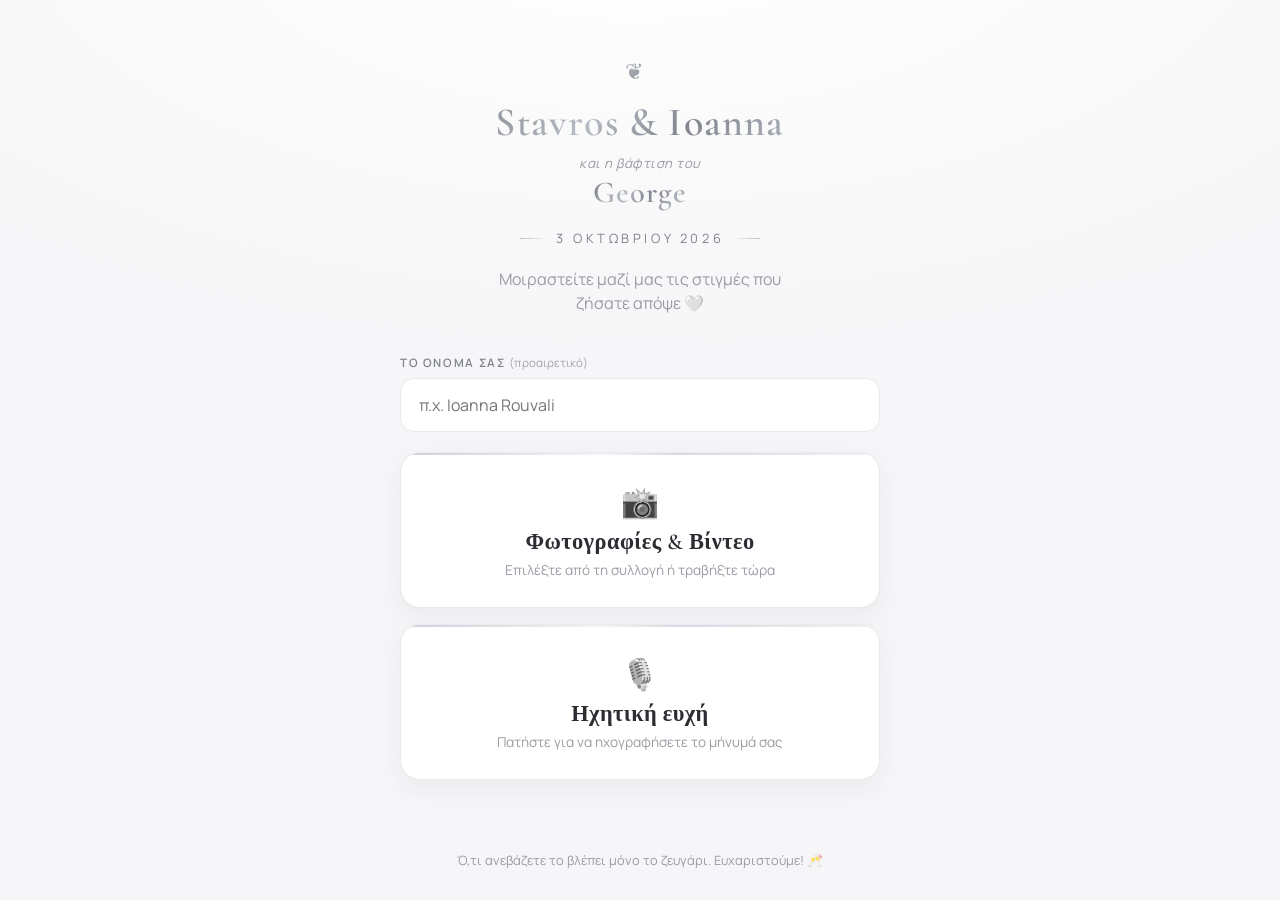
<file: index.html>
<!DOCTYPE html>
<html lang="el">
<head>
  <meta charset="UTF-8" />
  <meta name="viewport" content="width=device-width, initial-scale=1.0, viewport-fit=cover" />
  <meta name="theme-color" content="#f6f6f8" />
  <title>Οι αναμνήσεις μας</title>
  <meta name="description" content="Μοιραστείτε φωτογραφίες, βίντεο και ηχητικές ευχές από τον γάμο μας!" />
  <link rel="preconnect" href="https://fonts.googleapis.com" />
  <link rel="preconnect" href="https://fonts.gstatic.com" crossorigin />
  <link href="https://fonts.googleapis.com/css2?family=Cormorant+Garamond:ital,wght@0,400;0,600;1,400&family=Manrope:wght@400;500;700&display=swap" rel="stylesheet" />
  <link rel="stylesheet" href="style.css" />
</head>
<body>
  <main class="card">
    <header class="hero">
      <div class="ornament">❦</div>
      <h1 id="couple-names">Όνομα &amp; Όνομα</h1>
      <div class="christening" id="christening" hidden>
        <span class="christening-eyebrow">και η βάφτιση του</span>
        <span class="child-name" id="child-name"></span>
      </div>
      <p class="date" id="wedding-date"></p>
      <p class="tagline">Μοιραστείτε μαζί μας τις στιγμές που ζήσατε απόψε 🤍</p>
    </header>

    <section class="guest-info">
      <label for="guest-name">Το όνομά σας <span class="optional">(προαιρετικό)</span></label>
      <input type="text" id="guest-name" placeholder="π.χ. Ioanna Rouvali" autocomplete="name" maxlength="60" />
    </section>

    <section class="actions">
      <label class="action-btn" for="file-input">
        <span class="icon">📸</span>
        <span class="label">Φωτογραφίες &amp; Βίντεο</span>
        <span class="hint">Επιλέξτε από τη συλλογή ή τραβήξτε τώρα</span>
      </label>
      <input type="file" id="file-input" accept="image/*,video/*" multiple hidden />

      <button class="action-btn" id="record-btn" type="button">
        <span class="icon">🎙️</span>
        <span class="label" id="record-label">Ηχητική ευχή</span>
        <span class="hint" id="record-hint">Πατήστε για να ηχογραφήσετε το μήνυμά σας</span>
      </button>
    </section>

    <section class="recorder" id="recorder" hidden>
      <div class="rec-indicator"><span class="rec-dot"></span> <span id="rec-timer">0:00</span></div>
      <div class="rec-controls">
        <button id="rec-stop" type="button" class="pill pill-primary">■ Ολοκλήρωση</button>
        <button id="rec-cancel" type="button" class="pill">Ακύρωση</button>
      </div>
    </section>

    <section class="preview" id="preview" hidden>
      <audio id="preview-audio" controls></audio>
      <div class="rec-controls">
        <button id="preview-send" type="button" class="pill pill-primary">Αποστολή ευχής 💌</button>
        <button id="preview-discard" type="button" class="pill">Διαγραφή</button>
      </div>
    </section>

    <section class="uploads" id="uploads"></section>

    <footer>
      <p>Ό,τι ανεβάζετε το βλέπει μόνο το ζευγάρι. Ευχαριστούμε! 🥂</p>
    </footer>
  </main>

  <div class="toast" id="toast" hidden></div>

  <script src="config.js"></script>
  <script src="app.js"></script>
</body>
</html>
</file>
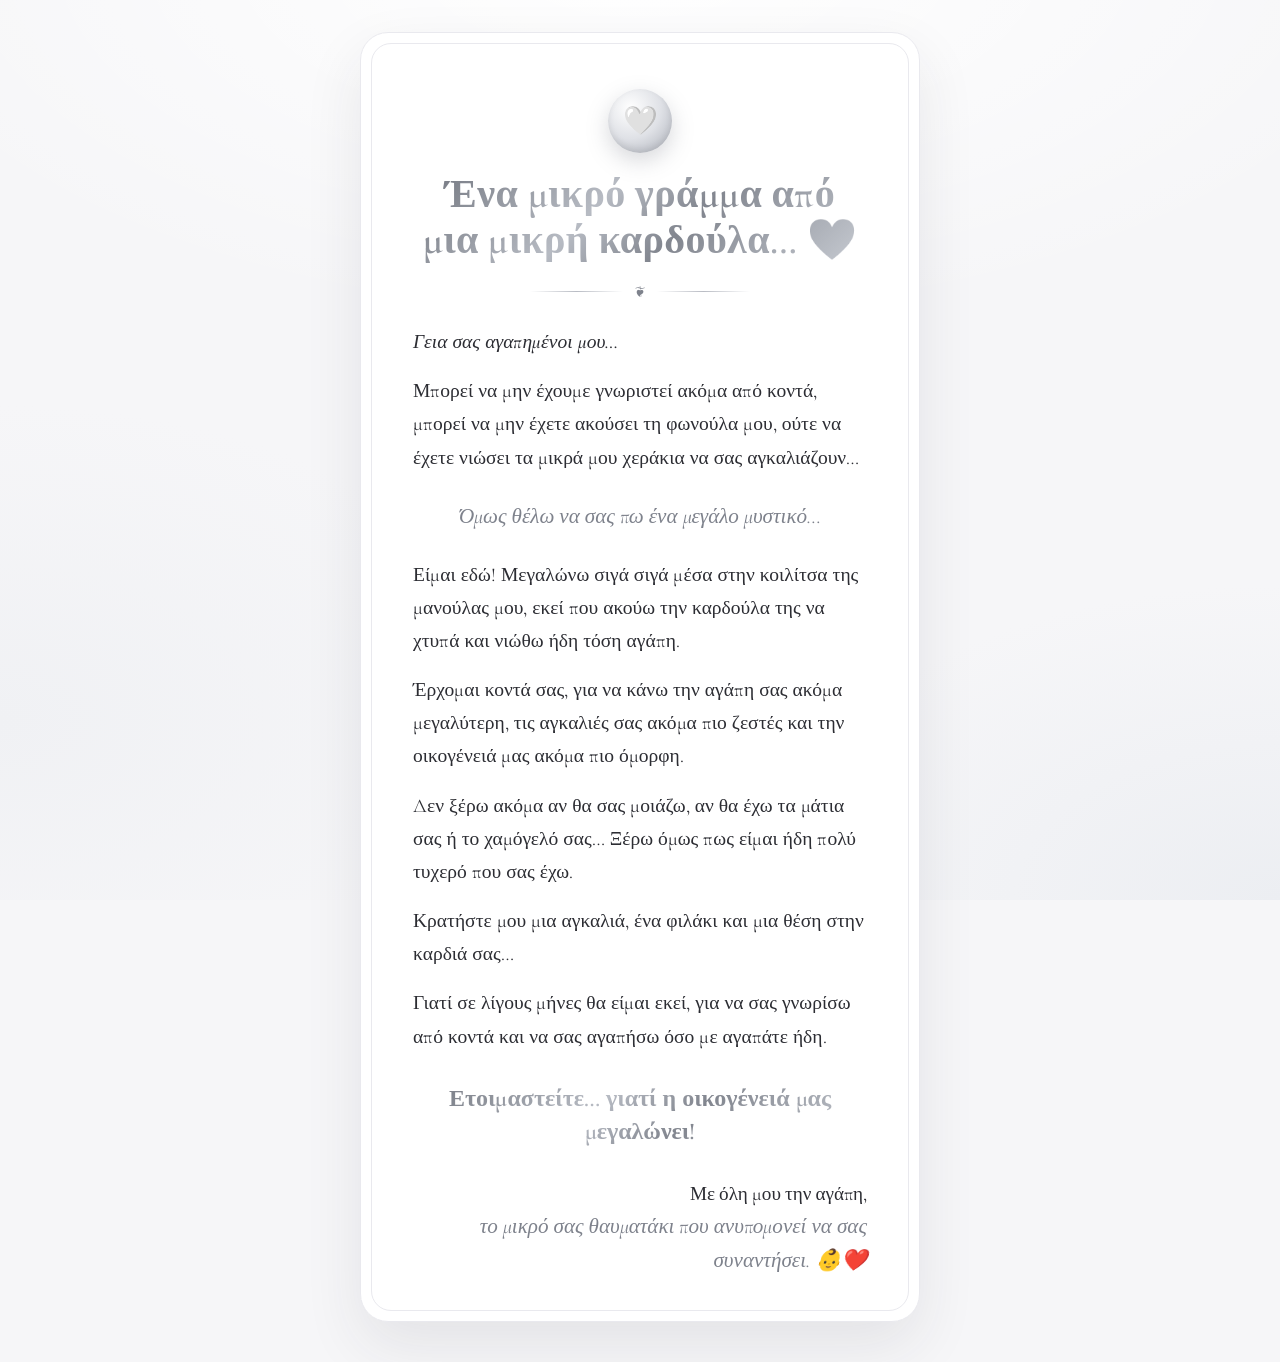
<file: 2oyjjn9mbibhb8/index.html>
<!DOCTYPE html>
<html lang="el">
<head>
  <meta charset="UTF-8" />
  <meta name="viewport" content="width=device-width, initial-scale=1.0, viewport-fit=cover" />
  <meta name="theme-color" content="#f6f6f8" />
  <meta name="robots" content="noindex, nofollow, noarchive" />
  <meta name="referrer" content="no-referrer" />
  <title>Ένα μικρό γράμμα από μια μικρή καρδούλα ❤️</title>
  <meta name="description" content="Ετοιμαστείτε… γιατί η οικογένειά μας μεγαλώνει!" />
  <meta property="og:title" content="Ένα μικρό γράμμα από μια μικρή καρδούλα ❤️" />
  <meta property="og:description" content="Ετοιμαστείτε… γιατί η οικογένειά μας μεγαλώνει!" />
  <meta property="og:type" content="website" />
  <link rel="preconnect" href="https://fonts.googleapis.com" />
  <link rel="preconnect" href="https://fonts.gstatic.com" crossorigin />
  <link href="https://fonts.googleapis.com/css2?family=Cormorant+Garamond:ital,wght@0,400;0,500;0,600;1,400;1,500&family=Manrope:wght@400;500&display=swap" rel="stylesheet" />
  <style>
    :root {
      --bg: #f6f6f8;
      --paper: #ffffff;
      --ink: #2c2d33;
      --muted: #9a9ba3;
      --blush: #c9ccd3;
      --blush-deep: #7e828c;
      --silver: #b9bcc4;
      --line: #e9e9ee;
      --shadow: 0 24px 60px rgba(44, 45, 51, 0.09);
      --metal-text: linear-gradient(135deg, #6f737c 0%, #b7bbc3 40%, #82868f 60%, #c9cdd4 100%);
    }

    * { box-sizing: border-box; }

    html, body { margin: 0; }

    body {
      font-family: "Cormorant Garamond", Georgia, serif;
      color: var(--ink);
      background:
        radial-gradient(90% 60% at 50% -5%, #ffffff 0%, rgba(255, 255, 255, 0) 70%),
        radial-gradient(60% 50% at 100% 100%, #eceef2 0%, rgba(236, 238, 242, 0) 70%),
        radial-gradient(60% 50% at 0% 80%, #f0f1f4 0%, rgba(240, 241, 244, 0) 70%),
        var(--bg);
      background-attachment: fixed;
      min-height: 100vh;
      padding: 32px 16px calc(40px + env(safe-area-inset-bottom));
      -webkit-font-smoothing: antialiased;
      overflow-x: hidden;
    }

    .hearts {
      position: fixed;
      inset: 0;
      pointer-events: none;
      z-index: 0;
      overflow: hidden;
    }

    .hearts span {
      position: absolute;
      bottom: -40px;
      color: var(--blush);
      opacity: 0;
      animation: float linear infinite;
    }

    @keyframes float {
      0%   { transform: translateY(0) translateX(0) scale(0.8); opacity: 0; }
      10%  { opacity: 0.55; }
      90%  { opacity: 0.35; }
      100% { transform: translateY(-110vh) translateX(var(--drift, 20px)) scale(1.1); opacity: 0; }
    }

    .letter {
      position: relative;
      z-index: 1;
      max-width: 560px;
      margin: 0 auto;
      background: var(--paper);
      border-radius: 28px;
      box-shadow: var(--shadow);
      padding: 44px 30px 36px;
      border: 1px solid var(--line);
    }

    .letter::before {
      content: "";
      position: absolute;
      inset: 10px;
      border-radius: 20px;
      border: 1px solid var(--line);
      pointer-events: none;
    }

    .seal {
      width: 64px;
      height: 64px;
      margin: 0 auto 18px;
      border-radius: 50%;
      display: grid;
      place-items: center;
      font-size: 28px;
      background: radial-gradient(circle at 35% 30%, #ffffff 0%, #dfe1e6 50%, #a9adb6 100%);
      box-shadow: 0 8px 22px rgba(126, 130, 140, 0.30), inset 0 -3px 6px rgba(0, 0, 0, 0.08);
      animation: beat 2.4s ease-in-out infinite;
    }

    @keyframes beat {
      0%, 100% { transform: scale(1); }
      14% { transform: scale(1.08); }
      28% { transform: scale(1); }
      42% { transform: scale(1.06); }
    }

    h1 {
      font-weight: 600;
      font-size: clamp(1.9rem, 6.5vw, 2.5rem);
      line-height: 1.15;
      text-align: center;
      margin: 0 0 6px;
      letter-spacing: 0.01em;
      background: var(--metal-text);
      -webkit-background-clip: text;
      background-clip: text;
      color: transparent;
    }

    .divider {
      display: flex;
      align-items: center;
      gap: 12px;
      margin: 20px auto 26px;
      max-width: 220px;
      color: var(--blush-deep);
      font-size: 14px;
    }

    .divider::before,
    .divider::after {
      content: "";
      flex: 1;
      height: 1px;
      background: linear-gradient(90deg, rgba(126, 130, 140, 0), var(--silver), rgba(126, 130, 140, 0));
    }

    .greeting {
      font-style: italic;
      font-weight: 500;
      font-size: 1.45rem;
      margin: 0 0 18px;
    }

    .letter p {
      font-size: 1.22rem;
      line-height: 1.7;
      margin: 0 0 16px;
    }

    .letter p.secret {
      font-style: italic;
      font-size: 1.32rem;
      color: var(--blush-deep);
      text-align: center;
      margin: 24px 0;
    }

    .letter p.big {
      text-align: center;
      font-weight: 600;
      font-size: 1.5rem;
      line-height: 1.4;
      margin: 28px 0;
      background: var(--metal-text);
      -webkit-background-clip: text;
      background-clip: text;
      color: transparent;
    }

    .signature {
      text-align: right;
      margin-top: 30px;
      font-size: 1.2rem;
      line-height: 1.6;
    }

    .signature em {
      display: block;
      font-size: 1.32rem;
      color: var(--blush-deep);
    }

    .reveal {
      opacity: 0;
      transform: translateY(14px);
      transition: opacity 0.9s ease, transform 0.9s ease;
    }

    .reveal.shown {
      opacity: 1;
      transform: none;
    }

    footer {
      position: relative;
      z-index: 1;
      text-align: center;
      margin-top: 28px;
      font-family: "Manrope", system-ui, sans-serif;
      font-size: 0.82rem;
    }

    footer a {
      color: var(--muted);
      text-decoration: none;
      border-bottom: 1px solid var(--line);
      padding-bottom: 2px;
    }

    footer a:hover { color: var(--blush-deep); border-color: var(--blush); }

    @media (min-width: 600px) {
      .letter { padding: 56px 52px 44px; }
    }

    @media (prefers-reduced-motion: reduce) {
      .hearts { display: none; }
      .seal { animation: none; }
      .reveal { opacity: 1; transform: none; transition: none; }
    }
  </style>
</head>
<body>
  <div class="hearts" aria-hidden="true" id="hearts"></div>

  <main class="letter">
    <div class="seal" aria-hidden="true">🤍</div>
    <h1>Ένα μικρό γράμμα από μια μικρή καρδούλα… ❤️</h1>
    <div class="divider" aria-hidden="true">❦</div>

    <p class="greeting reveal">Γεια σας αγαπημένοι μου…</p>

    <p class="reveal">Μπορεί να μην έχουμε γνωριστεί ακόμα από κοντά, μπορεί να μην έχετε ακούσει τη φωνούλα μου, ούτε να έχετε νιώσει τα μικρά μου χεράκια να σας αγκαλιάζουν…</p>

    <p class="secret reveal">Όμως θέλω να σας πω ένα μεγάλο μυστικό…</p>

    <p class="reveal">Είμαι εδώ! Μεγαλώνω σιγά σιγά μέσα στην κοιλίτσα της μανούλας μου, εκεί που ακούω την καρδούλα της να χτυπά και νιώθω ήδη τόση αγάπη.</p>

    <p class="reveal">Έρχομαι κοντά σας, για να κάνω την αγάπη σας ακόμα μεγαλύτερη, τις αγκαλιές σας ακόμα πιο ζεστές και την οικογένειά μας ακόμα πιο όμορφη.</p>

    <p class="reveal">Δεν ξέρω ακόμα αν θα σας μοιάζω, αν θα έχω τα μάτια σας ή το χαμόγελό σας… Ξέρω όμως πως είμαι ήδη πολύ τυχερό που σας έχω.</p>

    <p class="reveal">Κρατήστε μου μια αγκαλιά, ένα φιλάκι και μια θέση στην καρδιά σας…</p>

    <p class="reveal">Γιατί σε λίγους μήνες θα είμαι εκεί, για να σας γνωρίσω από κοντά και να σας αγαπήσω όσο με αγαπάτε ήδη.</p>

    <p class="big reveal">Ετοιμαστείτε… γιατί η οικογένειά μας μεγαλώνει!</p>

    <div class="signature reveal">
      Με όλη μου την αγάπη,
      <em>το μικρό σας θαυματάκι που ανυπομονεί να σας συναντήσει. 👶❤️</em>
    </div>
  </main>

  <script>
    (function () {
      var items = document.querySelectorAll(".reveal");
      if ("IntersectionObserver" in window) {
        var io = new IntersectionObserver(function (entries) {
          entries.forEach(function (e) {
            if (e.isIntersecting) { e.target.classList.add("shown"); io.unobserve(e.target); }
          });
        }, { threshold: 0.15 });
        items.forEach(function (el) { io.observe(el); });
      } else {
        items.forEach(function (el) { el.classList.add("shown"); });
      }

      if (window.matchMedia && window.matchMedia("(prefers-reduced-motion: reduce)").matches) return;
      var box = document.getElementById("hearts");
      var glyphs = ["♡", "✦", "♡"];
      for (var i = 0; i < 14; i++) {
        var s = document.createElement("span");
        s.textContent = glyphs[i % glyphs.length];
        s.style.left = Math.round(Math.random() * 100) + "vw";
        s.style.fontSize = (10 + Math.round(Math.random() * 14)) + "px";
        s.style.animationDuration = (12 + Math.random() * 12).toFixed(1) + "s";
        s.style.animationDelay = (-Math.random() * 20).toFixed(1) + "s";
        s.style.setProperty("--drift", (Math.round(Math.random() * 80) - 40) + "px");
        box.appendChild(s);
      }
    })();
  </script>
</body>
</html>
</file>
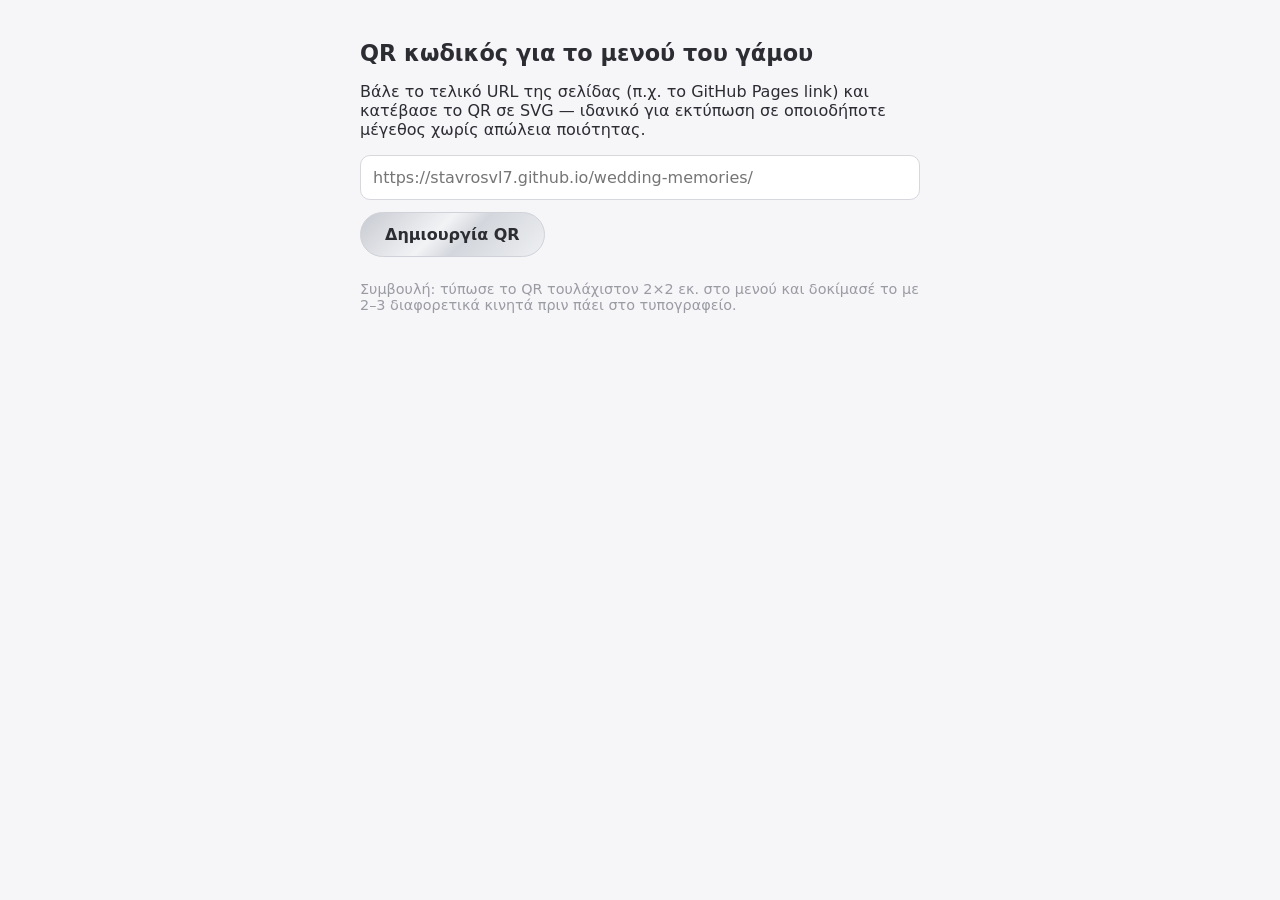
<file: qr.html>
<!DOCTYPE html>
<html lang="el">
<head>
  <meta charset="UTF-8" />
  <meta name="viewport" content="width=device-width, initial-scale=1.0" />
  <title>Δημιουργία QR για το μενού</title>
  <style>
    body {
      font-family: system-ui, sans-serif;
      max-width: 560px;
      margin: 40px auto;
      padding: 0 16px;
      color: #2c2d33;
      background: #f6f6f8;
    }
    h1 { font-size: 1.4rem; }
    input {
      width: 100%;
      padding: 12px;
      font: inherit;
      border: 1px solid #d7d7de;
      border-radius: 10px;
      box-sizing: border-box;
    }
    button {
      margin-top: 12px;
      padding: 12px 24px;
      font: inherit;
      font-weight: 600;
      border: 1px solid #cfd2d8;
      border-radius: 999px;
      background: linear-gradient(135deg, #c7cad1 0%, #f2f3f5 42%, #d3d6dc 58%, #eef0f2 100%);
      color: #2c2d33;
      cursor: pointer;
    }
    #out { margin-top: 24px; text-align: center; }
    #out svg { width: 280px; height: 280px; background: #fff; padding: 16px; border-radius: 12px; border: 1px solid #e9e9ee; }
    .dl { display: inline-block; margin: 16px 8px 0; color: #2c2d33; }
    p.note { color: #9a9ba3; font-size: 0.9rem; }
  </style>
</head>
<body>
  <h1>QR κωδικός για το μενού του γάμου</h1>
  <p>Βάλε το τελικό URL της σελίδας (π.χ. το GitHub Pages link) και κατέβασε το QR σε SVG — ιδανικό για εκτύπωση σε οποιοδήποτε μέγεθος χωρίς απώλεια ποιότητας.</p>
  <input id="url" type="url" placeholder="https://stavrosvl7.github.io/wedding-memories/" />
  <button id="make">Δημιουργία QR</button>
  <div id="out"></div>
  <p class="note">Συμβουλή: τύπωσε το QR τουλάχιστον 2×2 εκ. στο μενού και δοκίμασέ το με 2–3 διαφορετικά κινητά πριν πάει στο τυπογραφείο.</p>

  <script src="vendor/qrcode.js"></script>
  <script>
    document.getElementById("make").addEventListener("click", function () {
      const url = document.getElementById("url").value.trim();
      const out = document.getElementById("out");
      out.textContent = "";
      if (!url) { out.textContent = "Βάλε πρώτα ένα URL."; return; }

      // errorCorrectionLevel 'H' = 30% ανοχή σε φθορά/λέκιασμα εκτύπωσης
      const qr = qrcode(0, "H");
      qr.addData(url);
      qr.make();

      const holder = document.createElement("div");
      holder.innerHTML = qr.createSvgTag({ cellSize: 8, margin: 4 }); // έξοδος βιβλιοθήκης, όχι είσοδος χρήστη
      const svgEl = holder.querySelector("svg");
      svgEl.removeAttribute("width");
      svgEl.removeAttribute("height");
      out.appendChild(holder);

      const svgStr = holder.innerHTML;
      const svgLink = document.createElement("a");
      svgLink.className = "dl";
      svgLink.textContent = "⬇ Κατέβασμα SVG (για εκτύπωση)";
      svgLink.href = URL.createObjectURL(new Blob([svgStr], { type: "image/svg+xml" }));
      svgLink.download = "wedding-qr.svg";
      out.appendChild(svgLink);

      // PNG μέσω canvas για όσους προτιμούν εικόνα
      const pngLink = document.createElement("a");
      pngLink.className = "dl";
      pngLink.textContent = "⬇ Κατέβασμα PNG (1200px)";
      pngLink.href = "#";
      pngLink.addEventListener("click", function (e) {
        e.preventDefault();
        const size = 1200;
        const canvas = document.createElement("canvas");
        canvas.width = size; canvas.height = size;
        const ctx = canvas.getContext("2d");
        const img = new Image();
        const svgBlob = new Blob([svgStr], { type: "image/svg+xml;charset=utf-8" });
        const objUrl = URL.createObjectURL(svgBlob);
        img.onload = function () {
          ctx.fillStyle = "#fff";
          ctx.fillRect(0, 0, size, size);
          ctx.drawImage(img, 0, 0, size, size);
          URL.revokeObjectURL(objUrl);
          const a = document.createElement("a");
          a.href = canvas.toDataURL("image/png");
          a.download = "wedding-qr.png";
          a.click();
        };
        img.src = objUrl;
      });
      out.appendChild(pngLink);
    });
  </script>
</body>
</html>
</file>
<file: style.css>
:root {
  --bg: #f6f6f8;
  --card: #ffffff;
  --ink: #2c2d33;
  --muted: #9a9ba3;
  --silver: #b9bcc4;
  --silver-deep: #7e828c;
  --line: #e9e9ee;
  --danger: #b06b66;
  --ok: #7d8a80;
  --radius: 20px;
  --shadow: 0 18px 50px rgba(44, 45, 51, 0.08);
  --shadow-soft: 0 8px 24px rgba(44, 45, 51, 0.06);
  /* Μεταλλική ασημί ανταύγεια για τίτλους & κουμπιά */
  --metal-text: linear-gradient(135deg, #6f737c 0%, #b7bbc3 40%, #82868f 60%, #c9cdd4 100%);
  --metal-fill: linear-gradient(135deg, #c7cad1 0%, #f2f3f5 42%, #d3d6dc 58%, #eef0f2 100%);
}

* { box-sizing: border-box; }

body {
  margin: 0;
  font-family: "Manrope", system-ui, sans-serif;
  background:
    radial-gradient(120% 80% at 50% -10%, #ffffff 0%, var(--bg) 60%) fixed;
  color: var(--ink);
  min-height: 100vh;
  display: flex;
  justify-content: center;
  padding: 28px 16px calc(28px + env(safe-area-inset-bottom));
  -webkit-font-smoothing: antialiased;
}

.card {
  width: 100%;
  max-width: 480px;
}

.hero {
  text-align: center;
  padding: 28px 8px 8px;
}

.ornament {
  font-size: 22px;
  letter-spacing: 0.5em;
  margin-bottom: 14px;
  background: var(--metal-text);
  -webkit-background-clip: text;
  background-clip: text;
  color: transparent;
}

h1 {
  font-family: "Cormorant Garamond", serif;
  font-weight: 600;
  font-size: 2.5rem;
  line-height: 1.1;
  margin: 0 0 4px;
  letter-spacing: 0.03em;
  background: var(--metal-text);
  -webkit-background-clip: text;
  background-clip: text;
  color: transparent;
}

.christening {
  display: flex;
  flex-direction: column;
  align-items: center;
  gap: 2px;
  margin: 10px 0 2px;
}

.christening-eyebrow {
  color: var(--muted);
  font-size: 0.82rem;
  font-style: italic;
  letter-spacing: 0.04em;
}

.child-name {
  font-family: "Cormorant Garamond", serif;
  font-weight: 600;
  font-size: 1.9rem;
  letter-spacing: 0.03em;
  background: var(--metal-text);
  -webkit-background-clip: text;
  background-clip: text;
  color: transparent;
}

.date {
  color: var(--silver-deep);
  font-size: 0.8rem;
  letter-spacing: 0.28em;
  text-transform: uppercase;
  margin: 16px 0;
  position: relative;
  display: inline-block;
  padding: 0 18px;
}

.date::before,
.date::after {
  content: "";
  position: absolute;
  top: 50%;
  width: 26px;
  height: 1px;
  background: linear-gradient(90deg, transparent, var(--silver));
}
.date::before { left: -18px; transform: scaleX(-1); }
.date::after { right: -18px; }

.tagline {
  color: var(--muted);
  font-size: 1rem;
  line-height: 1.5;
  margin: 4px auto 8px;
  max-width: 32ch;
}

.guest-info {
  margin: 24px 0 14px;
}

.guest-info label {
  display: block;
  font-size: 0.72rem;
  font-weight: 600;
  text-transform: uppercase;
  letter-spacing: 0.14em;
  margin-bottom: 8px;
  color: var(--silver-deep);
}

.guest-info .optional { font-weight: 400; text-transform: none; letter-spacing: 0; opacity: 0.7; }

.guest-info input {
  width: 100%;
  padding: 15px 18px;
  font: inherit;
  border: 1px solid var(--line);
  border-radius: 14px;
  background: var(--card);
  outline: none;
  transition: border-color 0.15s ease, box-shadow 0.15s ease;
}

.guest-info input:focus {
  border-color: var(--silver);
  box-shadow: 0 0 0 4px rgba(185, 188, 196, 0.16);
}

.actions {
  display: grid;
  gap: 16px;
  margin: 20px 0;
}

.action-btn {
  display: flex;
  flex-direction: column;
  align-items: center;
  gap: 6px;
  padding: 28px 16px;
  background: var(--card);
  border: 1px solid var(--line);
  border-radius: var(--radius);
  box-shadow: var(--shadow-soft);
  cursor: pointer;
  font: inherit;
  color: inherit;
  text-align: center;
  position: relative;
  overflow: hidden;
  transition: transform 0.14s ease, box-shadow 0.14s ease, border-color 0.14s ease;
  -webkit-tap-highlight-color: transparent;
}

.action-btn::before {
  content: "";
  position: absolute;
  inset: 0 0 auto 0;
  height: 2px;
  background: var(--metal-fill);
  opacity: 0.9;
}

.action-btn:hover { box-shadow: var(--shadow); border-color: #dfdfe6; }
.action-btn:active { transform: scale(0.985); }

.action-btn .icon {
  font-size: 1.9rem;
  filter: grayscale(1) opacity(0.85);
}
.action-btn .label {
  font-family: "Cormorant Garamond", serif;
  font-weight: 600;
  font-size: 1.4rem;
  letter-spacing: 0.02em;
}
.action-btn .hint { color: var(--muted); font-size: 0.85rem; }

.recorder, .preview {
  background: var(--card);
  border: 1px solid var(--line);
  border-radius: var(--radius);
  box-shadow: var(--shadow-soft);
  padding: 24px;
  margin: 16px 0;
  text-align: center;
}

.rec-indicator {
  font-variant-numeric: tabular-nums;
  font-size: 1.5rem;
  font-weight: 700;
  display: flex;
  align-items: center;
  justify-content: center;
  gap: 10px;
  margin-bottom: 18px;
  letter-spacing: 0.04em;
}

.rec-dot {
  width: 11px;
  height: 11px;
  border-radius: 50%;
  background: var(--danger);
  box-shadow: 0 0 0 0 rgba(176, 107, 102, 0.4);
  animation: pulse 1.4s infinite;
}

@keyframes pulse {
  0% { box-shadow: 0 0 0 0 rgba(176, 107, 102, 0.35); }
  70% { box-shadow: 0 0 0 9px rgba(176, 107, 102, 0); }
  100% { box-shadow: 0 0 0 0 rgba(176, 107, 102, 0); }
}

.rec-controls {
  display: flex;
  gap: 12px;
  justify-content: center;
  flex-wrap: wrap;
}

.pill {
  font: inherit;
  font-weight: 600;
  font-size: 0.95rem;
  padding: 13px 26px;
  border-radius: 999px;
  border: 1px solid var(--line);
  background: var(--card);
  color: var(--ink);
  cursor: pointer;
  transition: transform 0.12s ease, box-shadow 0.12s ease;
  -webkit-tap-highlight-color: transparent;
}

.pill:active { transform: scale(0.97); }

.pill-primary {
  background: var(--metal-fill);
  border: 1px solid #cfd2d8;
  color: #2c2d33;
  box-shadow: var(--shadow-soft);
}

.preview audio {
  width: 100%;
  margin-bottom: 16px;
}

.uploads { display: grid; gap: 12px; margin: 16px 0; }

.upload-item {
  background: var(--card);
  border: 1px solid var(--line);
  border-radius: 16px;
  padding: 14px 18px;
  font-size: 0.9rem;
  box-shadow: var(--shadow-soft);
}

.upload-item .row {
  display: flex;
  justify-content: space-between;
  align-items: center;
  gap: 10px;
}

.upload-item .name {
  overflow: hidden;
  text-overflow: ellipsis;
  white-space: nowrap;
  font-weight: 500;
}

.upload-item .status { flex-shrink: 0; color: var(--muted); font-size: 0.85rem; }
.upload-item.done .status { color: var(--ok); }
.upload-item.error .status { color: var(--danger); }

.progress {
  height: 4px;
  border-radius: 3px;
  background: var(--line);
  margin-top: 10px;
  overflow: hidden;
}

.progress > div {
  height: 100%;
  width: 0%;
  background: var(--metal-fill);
  border-radius: 3px;
  transition: width 0.2s ease;
}

footer {
  text-align: center;
  color: var(--muted);
  font-size: 0.8rem;
  padding: 22px 0 8px;
  line-height: 1.5;
}

.toast {
  position: fixed;
  bottom: calc(28px + env(safe-area-inset-bottom));
  left: 50%;
  transform: translateX(-50%);
  background: var(--ink);
  color: #fff;
  padding: 13px 22px;
  border-radius: 999px;
  font-size: 0.9rem;
  box-shadow: var(--shadow);
  max-width: 90vw;
  text-align: center;
  z-index: 10;
}
</file>
